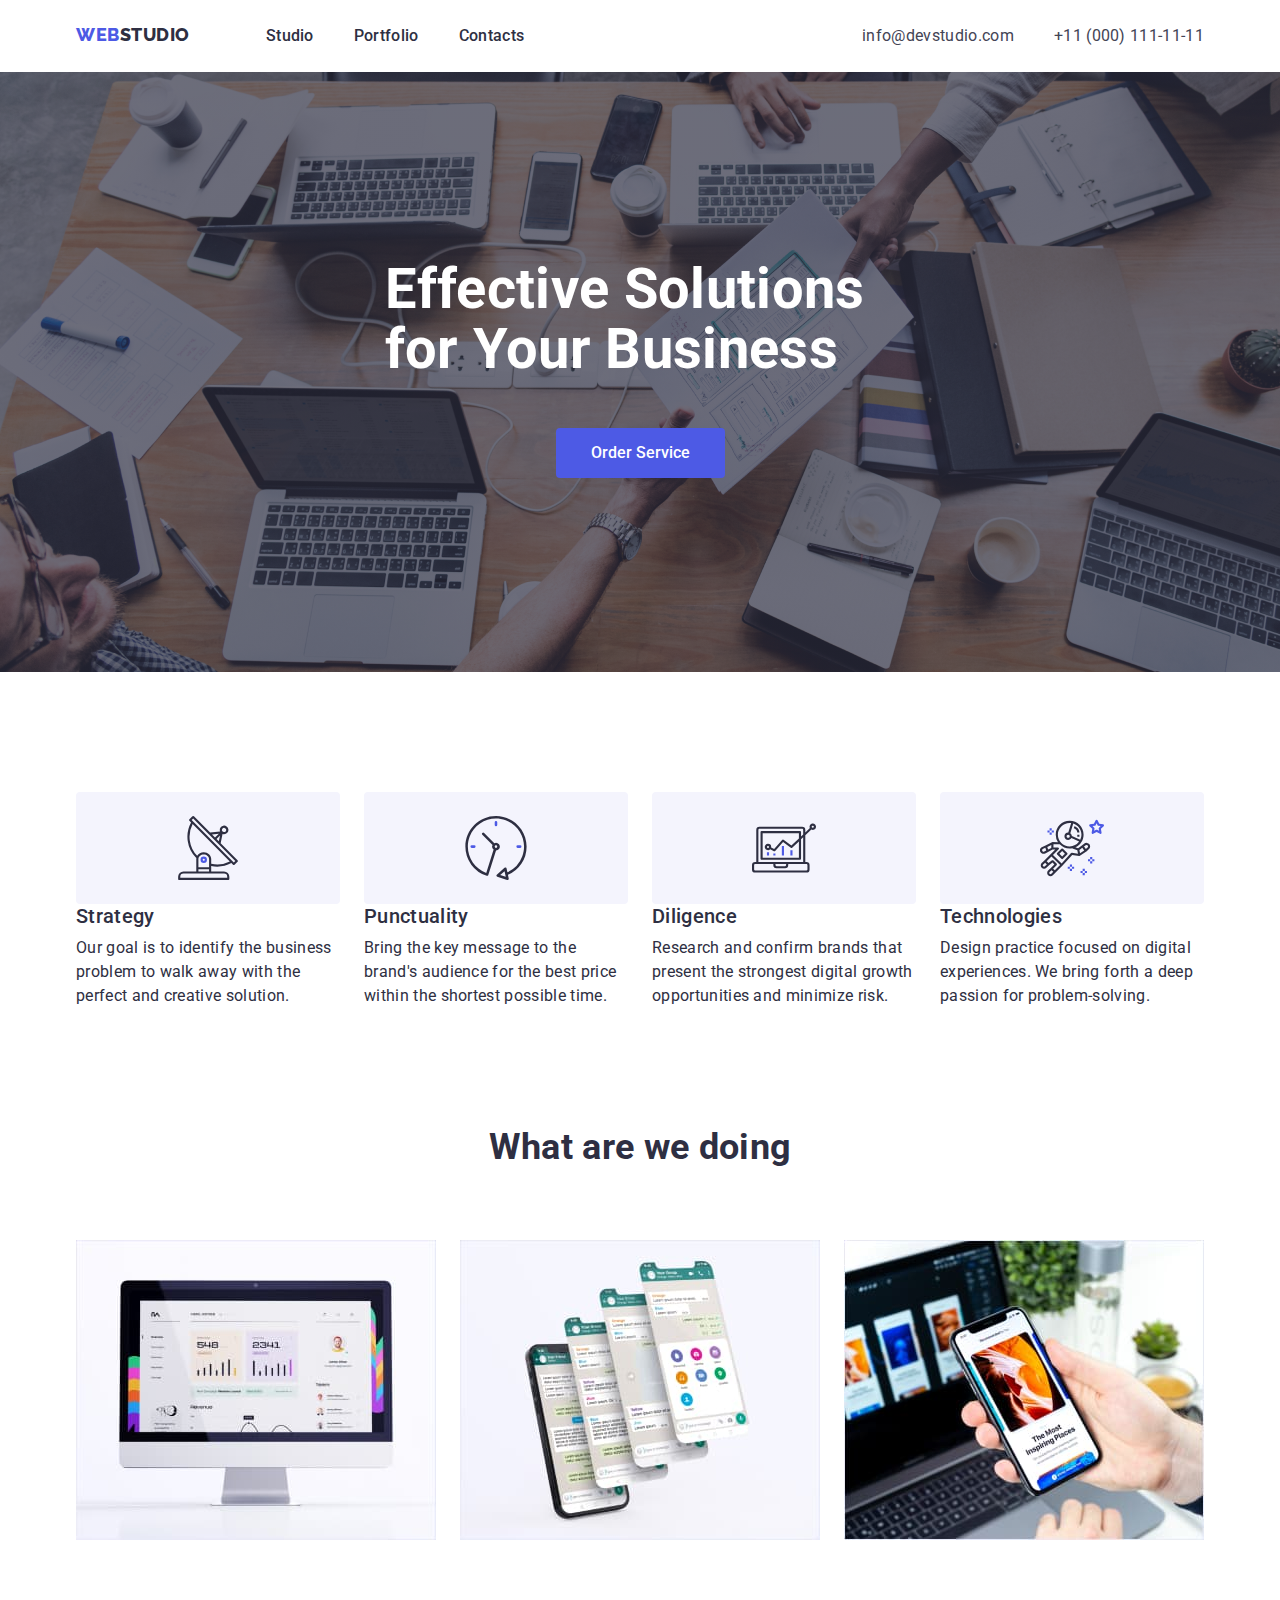
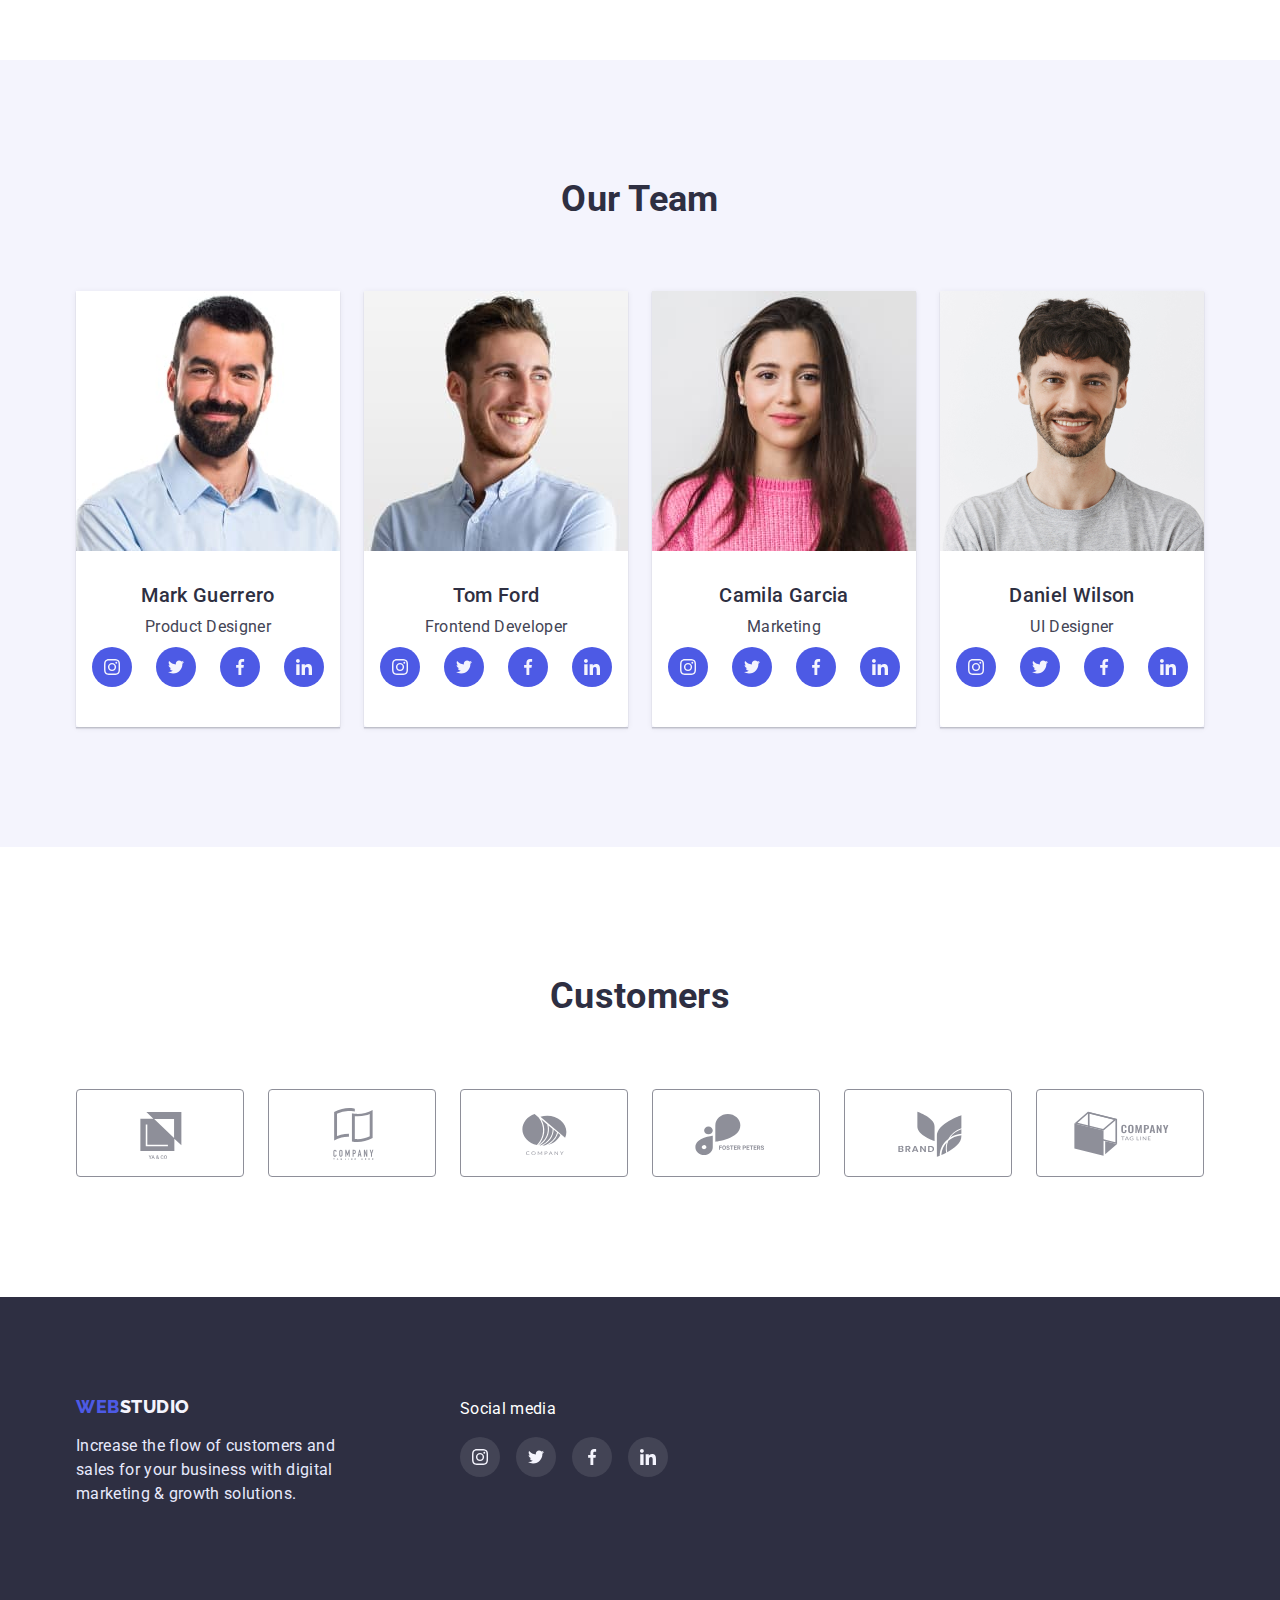
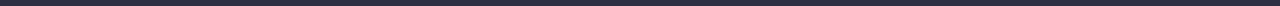
<file: index.html>
<!DOCTYPE html>
<html lang="en">
<head>
    <meta charset="UTF-8">
    <meta http-equiv="X-UA-Compatible" content="IE=edge">
    <meta name="viewport" content="width=device-width, initial-scale=1.0">
    <title>Document</title>
    <link rel="stylesheet" href="https://cdnjs.cloudflare.com/ajax/libs/modern-normalize/1.1.0/modern-normalize.min.css">
    <link rel="preconnect" href="https://fonts.googleapis.com">
    <link rel="preconnect" href="https://fonts.gstatic.com" crossorigin>
    <link href="https://fonts.googleapis.com/css2?family=Raleway:wght@800&family=Roboto:wght@400;500;700;900&display=swap" rel="stylesheet">
    <link rel="stylesheet" href="./css/styles.css">
</head>
<body>
    <header class="site-header">
      <div class="container navigation">
        <nav class="header-nav">
            <a class="link-web link" href="./index.html">Web<span class="logo-header">Studio</span></a>
            <ul class="nav-sec list">
                <li class="item"><a class="nav-item link" href="./index.html">Studio</a></li>
                <li class="item"><a class="nav-item link" href="./portfolio.html">Portfolio</a></li>
                <li class="item"><a class="nav-item link" href="">Contacts</a></li>
            </ul>
            </nav>
            <ul class="main-connection list">
                <li><a class="item-connection link" href="mailto:info@devstudio.com">info@devstudio.com</a></li>
                <li><a class="item-connection link" href="tel:+110001111111">+11 (000) 111-11-11</a></li>
            </ul>
    </div>
        
    </header>
    <main>
    <section class="section hero-section">
     <div class="container hero-section">   
        <h1 class="header-title">Effective Solutions for Your Business</h1>
        <button class="main-button hero-button" type="button">Order Service</button>
    </div>
    </section>
    <section class="section">
       
       <div class="container"> 
        <h2 class="list-header visually-hidden">about us</h2>
        <ul class="about-list list"> 
            <li class="about-item">
            <div class="box">
                <svg class="socials-icons" width="64px" height="64px">
                <use href="./images/icons/icons.svg#icon-antenna"></use>
               </svg>
            </div>
            <h3 class="item-header">Strategy</h3>
            <p class="about-us-description">Our goal is to identify the business
                problem to walk away with the perfect and creative solution. </p>
        </li>
        <li class="about-item">
            <div class="box">
                <svg class="socials-icons" width="64px" height="64px">
                    <use href="./images/icons/icons.svg#icon-clock"></use>
                   </svg>
            </div>
            <h3 class="item-header">Punctuality</h3>
            <p class="about-us-description">Bring the key message to the brand's audience for the best price within the shortest possible time.</p>
        </li>
        <li class="about-item">
            <div class="box"> 
                <svg class="socials-icons" width="64px" height="64px">
                <use href="./images/icons/icons.svg#icon-diagram"></use>
               </svg>
            </div>
            <h3 class="item-header">Diligence</h3>
            <p class="about-us-description">Research and confirm brands that present the strongest digital growth opportunities and minimize risk.</p>
        </li>
        <li class="about-item">
            <div class="box">
                <svg class="socials-icons" width="64px" height="64px">
                    <use href="./images/icons/icons.svg#icon-astronaut"></use>
                   </svg>
            </div>
            <h3 class="item-header">Technologies</h3>
            <p class="about-us-description">Design practice focused on digital experiences. We bring forth a deep passion for problem-solving.</p>
        </li></ul>
    </div>
    </section>
    <section class="section doing">
        <div class="container">
            <h2 class="list-header doing-header">What are we doing</h2>
        <ul class="doing-list list">
            <li class="doing-item"><img src="./images/wawd.jpg" alt="a computer"
                width="360"
                height="300"></li>
            <li class="doing-item"><img src="./images/wawd1.jpg" alt="phone with pictures"
                width="360"
                height="300"></li>
            <li class="doing-item"><img src="./images/wawd2.jpg" alt="phone on the background of a laptop"
                width="360"
                height="300"></li>
        </ul>
        </div>
    </section>
    <section class="section team">
       <div class="container">
        <h2 class="list-header our-team-header">Our Team</h2>
        <ul class="team-list list">
            <li class="team-item">
            <img class="team-img" src="./images/mark-guerrero.jpg" alt="Mark Guerrero"
                width="264"
                height="260">
            <div class="team-wrapper">
              <h3 class="item-header">Mark Guerrero</h3>
              <p class="team-description">Product Designer</p>
              <ul class="socials-list">
                <a class="socials-item"
               href="https://www.instagram.com/"
               aria-label="Instagram"
               target="_blank"
               rel="noreferrer noopener">
               <svg class="socials-icons" width="16px" height="16px">
                <use href="./images/icons/icons.svg#icon-instagram"></use>
               </svg>
               
              </a>
              <a class="socials-item"
              href="https://twitter.com/"
              aria-label="Twitter"
              target="_blank"
              rel="noreferrer noopener">
              <svg class="socials-icons" width="16px" height="16px">
                <use href="./images/icons/icons.svg#icon-twitter"></use>
               </svg>
              
              </a>  <a class="socials-item"
              href="https://www.facebook.com/"
              aria-label="Facebook"
              target="_blank"
              rel="noreferrer noopener">
              <svg class="socials-icons" width="16px" height="16px">
                <use href="./images/icons/icons.svg#icon-facebook"></use>
               </svg>
             
              </a>  <a class="socials-item"
              href="https://www.instagram.com/"
              aria-label="Linkedin"
              target="_blank"
              rel="noreferrer noopener">
              <svg class="socials-icons" width="16px" height="16px">
                <use href="./images/icons/icons.svg#icon-linkedin"></use>
               </svg>
            
              </a></ul>
            </div> </li>
            <li class="team-item">
            <img class="team-img" src="./images/tom-ford.jpg" alt="Tom Ford"
                width="264"
                height="260">
            <div class="team-wrapper">
              <h3 class="item-header">Tom Ford</h3>
              <p class="team-description">Frontend Developer</p>
            <ul class="socials-list">
              <a class="socials-item"
             href="https://www.instagram.com/"
             aria-label="Instagram"
             target="_blank"
             rel="noreferrer noopener">
             <svg class="socials-icons" width="16px" height="16px">
                <use href="./images/icons/icons.svg#icon-instagram"></use>
               </svg>
             
            </a>
            <a class="socials-item"
            href="hhttps://twitter.com/"
            aria-label="Twitter"
            target="_blank"
            rel="noreferrer noopener">
            <svg class="socials-icons" width="16px" height="16px">
                <use href="./images/icons/icons.svg#icon-twitter"></use>
               </svg>
            
            </a>  <a class="socials-item"
            href="https://www.facebook.com/"
            aria-label="Facebook"
            target="_blank"
            rel="noreferrer noopener">
            <svg class="socials-icons" width="16px" height="16px">
                <use href="./images/icons/icons.svg#icon-facebook"></use>
               </svg>
           
            </a>  <a class="socials-item"
            href="https://www.instagram.com/"
            aria-label="Linkedin"
            target="_blank"
            rel="noreferrer noopener">
            <svg class="socials-icons" width="16px" height="16px">
                <use href="./images/icons/icons.svg#icon-linkedin"></use>
               </svg>
          
            </a></ul>
            </div></li>
            <li class="team-item">
            <img class="team-img" src="./images/camila-garcia.jpg" alt="Camila Garcia"
                width="264"
                height="260">
            <div class="team-wrapper">
              <h3 class="item-header">Camila Garcia</h3>
              <p class="team-description">Marketing</p>
              <ul class="socials-list">
                <a class="socials-item"
               href="https://www.instagram.com/"
               aria-label="Instagram"
               target="_blank"
               rel="noreferrer noopener">
               <svg class="socials-icons" width="16px" height="16px">
                <use href="./images/icons/icons.svg#icon-instagram"></use>
               </svg>
               
              </a>
              <a class="socials-item"
              href="https://twitter.com/"
              aria-label="Twitter"
              target="_blank"
              rel="noreferrer noopener">
              <svg class="socials-icons" width="16px" height="16px">
                <use href="./images/icons/icons.svg#icon-twitter"></use>
               </svg>
              
              </a>  <a class="socials-item"
              href="https://www.facebook.com/"
              aria-label="Facebook"
              target="_blank"
              rel="noreferrer noopener">
              <svg class="socials-icons" width="16px" height="16px">
                <use href="./images/icons/icons.svg#icon-facebook"></use>
               </svg>
             
              </a>  <a class="socials-item"
              href="https://www.instagram.com/"
              aria-label="Linkedin"
              target="_blank"
              rel="noreferrer noopener">
              <svg class="socials-icons" width="16px" height="16px">
                <use href="./images/icons/icons.svg#icon-linkedin"></use>
               </svg>
            
              </a></ul>
            </div></li>
            <li class="team-item">
            <img class="team-img" src="./images/daniel-wilson.jpg" alt="Daniel Wilson"
                width="264"
                height="260">
           <div class="team-wrapper">
              <h3 class="item-header">Daniel Wilson</h3>
              <p class="team-description">UI Designer</p>
              <ul class="socials-list">
                <a class="socials-item"
               href="https://www.instagram.com/"
               aria-label="Instagram"
               target="_blank"
               rel="noreferrer noopener">
               <svg class="socials-icons" width="16px" height="16px">
                <use href="./images/icons/icons.svg#icon-instagram"></use>
               </svg>
               
               
              </a>
              <a class="socials-item"
              href="https://twitter.com/"
              aria-label="Twitter"
              target="_blank"
              rel="noreferrer noopener">
              <svg class="socials-icons" width="16px" height="16px">
                <use href="./images/icons/icons.svg#icon-twitter"></use>
               </svg>
              
              </a>  <a class="socials-item"
              href="https://www.facebook.com/"
              aria-label="Facebook"
              target="_blank"
              rel="noreferrer noopener">
              <svg class="socials-icons" width="16px" height="16px">
                <use href="./images/icons/icons.svg#icon-facebook"></use>
               </svg>
             
              </a>  <a class="socials-item"
              href="https://www.instagram.com/"
              aria-label="Linkedin"
              target="_blank"
              rel="noreferrer noopener">
              <svg class="socials-icons" width="16px" height="16px">
                <use href="./images/icons/icons.svg#icon-linkedin"></use>
               </svg>
            
              </a></ul>
           </div></li>

        </ul>
       </div>
    </section>
    <section>
        <div class="container customers">
            <h2 class="list-header">Customers</h2>
        <ul class="customers-list list">
        <li>
            <a class="customers-link" href=""
            aria-label=""
            target="_blank"
            rel="noreferrer noopener">
            <svg class="brend-icons" width="104px" height="56px">
                <use href="./images/icons/icons.svg#icon-logo-one"></use>
               </svg>

        </a></li>
        <li>
            <a class="customers-link" href=""
            aria-label=""
            target="_blank"
            rel="noreferrer noopener">
            <svg class="brend-icons" width="104px" height="56px">
                <use href="./images/icons/icons.svg#icon-logo-two"></use>
               </svg>

        </a></li>
        <li>
            <a class="customers-link" href=""
            aria-label=""
            target="_blank"
            rel="noreferrer noopener">
            <svg class="brend-icons" width="104px" height="56px">
                <use href="./images/icons/icons.svg#icon-logo-three"></use>
               </svg>

        </a></li>
        <li>
            <a class="customers-link" href=""
            aria-label=""
            target="_blank"
            rel="noreferrer noopener">
            <svg class="brend-icons" width="104px" height="56px">
                <use href="./images/icons/icons.svg#icon-logo-four"></use>
               </svg>

        </a></li>
        <li>
            <a class="customers-link" href=""
            aria-label=""
            target="_blank"
            rel="noreferrer noopener">
            <svg class="brend-icons" width="104px" height="56px">
                <use href="./images/icons/icons.svg#icon-logo-five"></use>
               </svg>

        </a></li>
        <li>
            <a class="customers-link" href=""
            aria-label=""
            target="_blank"
            rel="noreferrer noopener">
            <svg class="brend-icons" width="104px" height="56px">
                <use href="./images/icons/icons.svg#icon-logo-six"></use>
               </svg>

        </a></li>
    </ul>
        </div>
    </section>
</main>
    <footer class="section main-footer">
       <div class="container">
        <div class="footer">
            <a class="footer-link link-web link" href="">Web<span class="logo-footer">Studio</span></a>
            <p class="footer-description">Increase the flow of customers and sales for your business with digital marketing & growth solutions.</p>
        </div>
        <div class="social"><p class="social-titel-footer">Social media</p>
        <ul class="socials-list">
           <li class="list box"><a class="socials-link"
           href="https://www.instagram.com/"
           aria-label="Instagram"
           target="_blank"
           rel="noreferrer noopener">
           <svg class="socials-icons" width="16px" height="16px">
            <use href="./images/icons/icons.svg#icon-instagram"></use>
           </svg>
    
          </a>
          </li> 
          <li class="list box"><a class="socials-link"
          href="https://twitter.com/"
          aria-label="Twitter"
          target="_blank"
          rel="noreferrer noopener">
          <svg class="socials-icons" width="16px" height="16px">
            <use href="./images/icons/icons.svg#icon-twitter"></use>
           </svg>
          
          </a>
          </li>
          <li class="list box"> <a class="socials-link"
          href="https://www.facebook.com/"
          aria-label="Facebook"
          target="_blank"
          rel="noreferrer noopener">
          <svg class="socials-icons" width="16px" height="16px">
            <use href="./images/icons/icons.svg#icon-facebook"></use>
           </svg>
         
          </a>
          </li> 
           <li class="list box"><a class="socials-link"
          href="https://www.instagram.com/"
          aria-label="Linkedin"
          target="_blank"
          rel="noreferrer noopener">
          <svg class="socials-icons" width="16px" height="16px">
            <use href="./images/icons/icons.svg#icon-linkedin"></use>
           </svg>
        
          </a></li></ul>
        </div>
    
    </div>
    </footer>
</body>
</html>
</file>
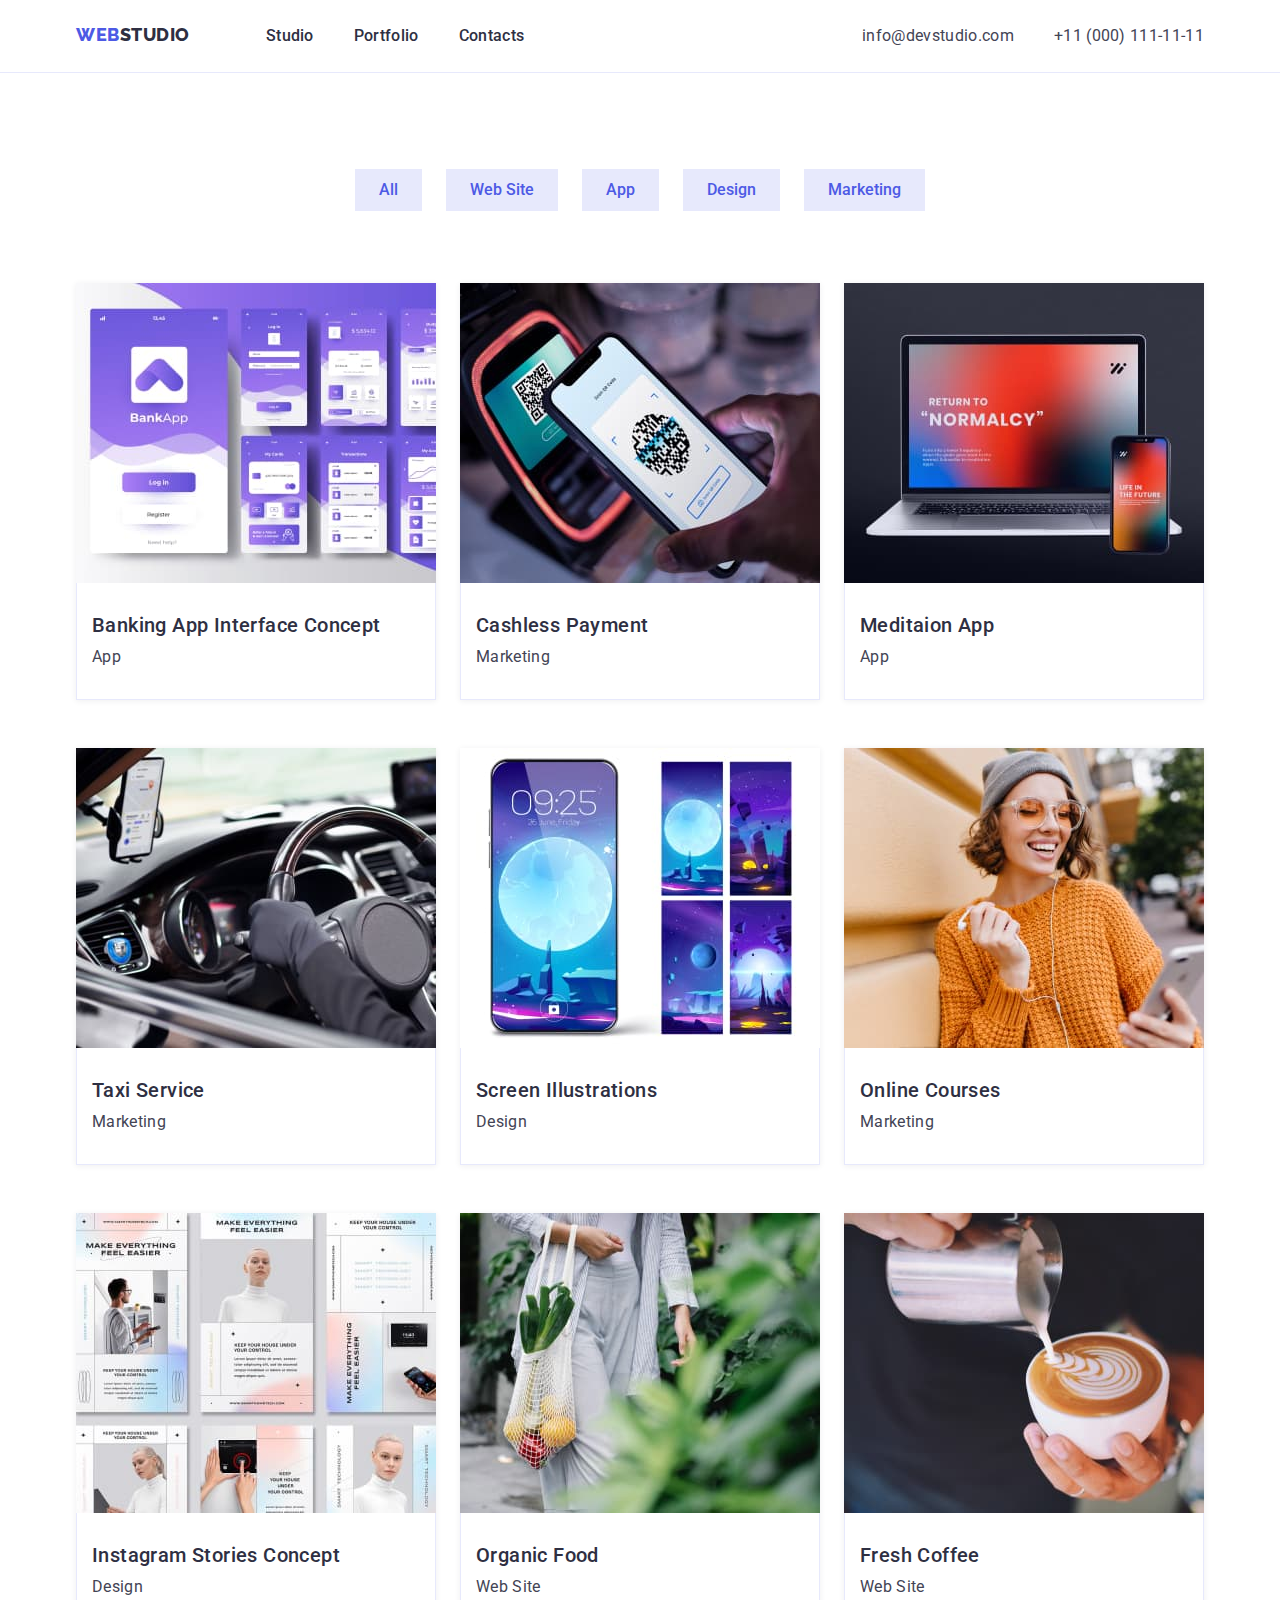
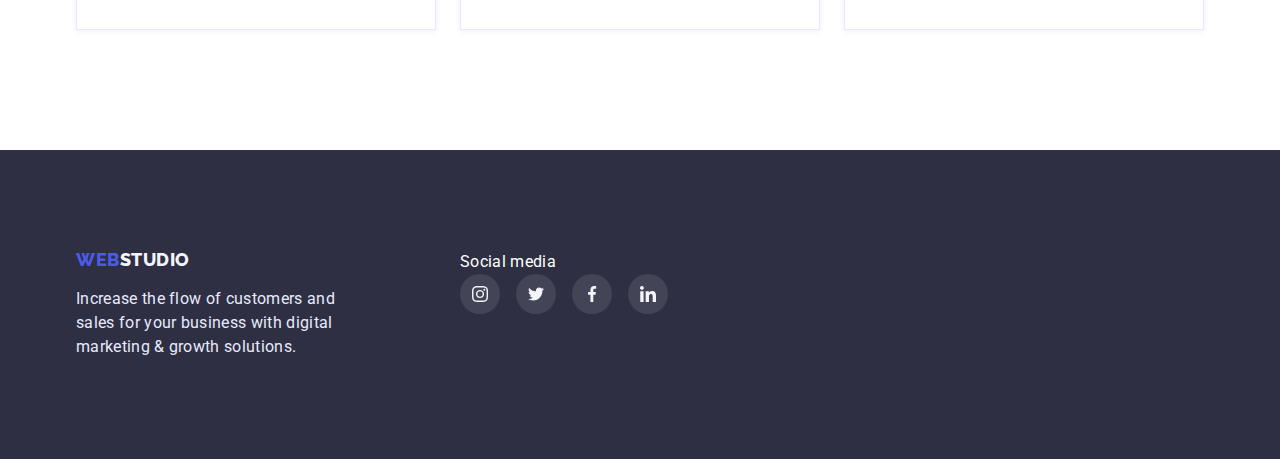
<file: portfolio.html>
<!DOCTYPE html>
<html lang="en">
<head>
    <meta charset="UTF-8">
    <meta http-equiv="X-UA-Compatible" content="IE=edge">
    <meta name="viewport" content="width=device-width, initial-scale=1.0">
    <title>Document</title>
    <link rel="stylesheet" href="https://cdnjs.cloudflare.com/ajax/libs/modern-normalize/1.1.0/modern-normalize.min.css">
    <link rel="preconnect" href="https://fonts.googleapis.com">
    <link rel="preconnect" href="https://fonts.gstatic.com" crossorigin>
    <link href="https://fonts.googleapis.com/css2?family=Raleway:wght@800&family=Roboto:wght@400;500;700;900&display=swap" rel="stylesheet">
    <link rel="stylesheet" href="./css/styles.css">
</head>
<body>
    <header class="site-header portfolio-header">
        <div class="container navigation">
          <nav class="header-nav">
              <a class="link-web link" href="./index.html">Web<span class="logo-header">Studio</span></a>
              <ul class="nav-sec list">
                  <li class="item"><a class="nav-item link" href="./index.html">Studio</a></li>
                  <li class="item"><a class="nav-item link" href="./portfolio.html">Portfolio</a></li>
                  <li class="item"><a class="nav-item link" href="">Contacts</a></li>
              </ul>
              </nav>
              <ul class="main-connection list">
                  <li><a class="item-connection link" href="mailto:info@devstudio.com">info@devstudio.com</a></li>
                  <li><a class="item-connection link" href="tel:+110001111111">+11 (000) 111-11-11</a></li>
              </ul>
      </div>
          
      </header>
      <main>
       <section class="portfolio-section">
    <div class="container"> 
    <h1 class="visually-hidden">Portfolio</h1>
    <ul class="main-navigation-portfolio list">
        <li>
            <button class="main-button item-button" type="button">All</button>
        </li>
        <li>
             <button class="main-button item-button" type="button">Web Site</button>
        </li>
        <li>
            <button class="main-button item-button" type="button">App</button>
        </li>
        <li>
             <button class="main-button item-button" type="button">Design</button>
        </li>
        <li>
             <button class="main-button item-button" type="button">Marketing</button>
        </li>
     </ul>
        
     <ul class="main-gallery list">
        <li class="item-gallery">
            <a  class="link-gallery link" href="">
                <img src="./images/portfolio/img-lt.jpg" alt="Banking App"
                width="360">
                <div class="gallery-wrapper">
                <h2 class="item-portfolio">Banking App Interface Concept</h2>
                <p class="description-photo">App</p>
                </div>
            </a>
           
        </li>
        <li class="item-gallery">
           <a  class="link-gallery link" href="">
            <img src="./images/portfolio/img-ct.jpg" alt="Cashless Payment"
            width="360">
            <div class="gallery-wrapper">
            <h2 class="item-portfolio">Cashless Payment</h2>
            <p class="description-photo">Marketing</p>
            </div>
           </a>
            
        </li>
        <li class="item-gallery">
           <a class="link-gallery link" href="">
            <img src="./images/portfolio/img-rt.jpg" alt="Meditaion App"
            width="360">
           <div class="gallery-wrapper"> 
            <h2 class="item-portfolio">Meditaion App</h2>
            <p class="description-photo">App</p>
        </div>
           </a>
            
        </li>
        <li class="item-gallery">
           <a  class="link-gallery link" href="">
            <img src="./images/portfolio/img-lc.jpg" alt="Taxi"
            width="360">
           <div class="gallery-wrapper">
            <h2 class="item-portfolio">Taxi Service</h2>
            <p class="description-photo">Marketing</p>
           </div>
           </a>
            
        </li>
        <li class="item-gallery">
           <a  class="link-gallery link" href="">
            <img src="./images/portfolio/img-cc.jpg" alt="Screen Illustrations"
            width="360">
            <div class="gallery-wrapper">
            <h2 class="item-portfolio">Screen Illustrations</h2>
            <p class="description-photo">Design</p>
            </div>
           </a>
            
        </li>
        <li class="item-gallery">
            <a  class="link-gallery link" href="">
             <img src="./images/portfolio/img-rc.jpg" alt="Online Courses"
             width="360">
             <div class="gallery-wrapper">
             <h2 class="item-portfolio">Online Courses</h2>
             <p class="description-photo">Marketing</p>
             </div>
            </a>
            
        </li>
        <li class="item-gallery">
            <a  class="link-gallery link" href="">
            <img src="./images/portfolio/img-lb.jpg" alt="Instagram Stories"
            width="360">
            <div class="gallery-wrapper">
            <h2 class="item-portfolio">Instagram Stories Concept</h2>
            <p class="description-photo">Design</p>
            </div>
            </a>
            
        </li>
        <li class="item-gallery">
            <a  class="link-gallery link" href="">
            <img src="./images/portfolio/img-cb.jpg" alt="Organic Food"
            width="360">
            <div class="gallery-wrapper">
            <h2 class="item-portfolio">Organic Food</h2>
            <p class="description-photo">Web Site</p>
            </div>
            </a>
            
        </li>
        <li class="item-gallery">
           <a class="link-gallery link" href="">
            <img src="./images/portfolio/img-rb.jpg" alt="Fresh Coffee"
            width="360">
            <div class="gallery-wrapper">
            <h2 class="item-portfolio">Fresh Coffee</h2>
            <p class="description-photo">Web Site</p>
            </div>
           </a>
        
        </li>
     </ul>
    </div>
        </section>

      </main>
      <footer class="section main-footer">
        <div class="container">
         <div class="footer">
             <a class="footer-link link-web link" href="">Web<span class="logo-footer">Studio</span></a>
             <p class="footer-description">Increase the flow of customers and sales for your business with digital marketing & growth solutions.</p>
         </div>
         <div class="social"><p>Social media</p>
         <ul class="socials-list">
            <li class="list box"><a class="socials-link"
            href="https://www.instagram.com/"
            aria-label="Instagram"
            target="_blank"
            rel="noreferrer noopener">
            <svg class="socials-icons" width="16px" height="16px">
             <use href="./images/icons/icons.svg#icon-instagram"></use>
            </svg>
     
           </a>
           </li> 
           <li class="list box"><a class="socials-link"
           href="https://twitter.com/"
           aria-label="Twitter"
           target="_blank"
           rel="noreferrer noopener">
           <svg class="socials-icons" width="16px" height="16px">
             <use href="./images/icons/icons.svg#icon-twitter"></use>
            </svg>
           
           </a>
           </li>
           <li class="list box"> <a class="socials-link"
           href="https://www.facebook.com/"
           aria-label="Facebook"
           target="_blank"
           rel="noreferrer noopener">
           <svg class="socials-icons" width="16px" height="16px">
             <use href="./images/icons/icons.svg#icon-facebook"></use>
            </svg>
          
           </a>
           </li> 
            <li class="list box"><a class="socials-link"
           href="https://www.instagram.com/"
           aria-label="Linkedin"
           target="_blank"
           rel="noreferrer noopener">
           <svg class="socials-icons" width="16px" height="16px">
             <use href="./images/icons/icons.svg#icon-linkedin"></use>
            </svg>
         
           </a></li></ul>
         </div>
     
     </div>
     </footer>
</body>
</html>
</file>
<file: css/styles.css>
/* цвет лого хедер 1. #4D5AE5 2. #2E2F42*/
/* основной цвет #2E2F42 */
/* цвет лого футер 1. #4D5AE5 2.  #F4F4FD */
/* цвет связь #434455 */
/* цвет под фото #434455 */
/* цвет список про нас #434455 */
/* цвет герои Н1 #FFFFFF */
/* цвет кнопка герои #FFFFFF фон #4D5AE5 */
/* футер Р #E7E9FC */
/* Background sectoin hero #2E2F42 */


/* Body */
html{
    box-sizing: border-box;
}
*,
*::before,
*::after{
    box-sizing: inherit;
}

:root{
    --logo-blue:#4D5AE5;
    --light-black:#434455;
    --white: #FFFFFF;
    --main-black:#2E2F42;
    --gray:#E7E9FC;
}

body{
    
    font-family: 'Roboto', sans-serif;
    color: var(--main-black);
    font-size: 16px;
    line-height: 1.5;
    font-weight: 400;
    letter-spacing: 0.02em;
    
    
}
.link{
    text-decoration: none;
    display: block;
}
    
.list{
    list-style: none;
}


h1,
h2,
h3,
h4,
h5,
h6,
p,
ul
{margin: 0;
padding: 0;}

img{
    display: block;
    width: 100%;
    height: auto;
}

.list-header{
    font-size: 36px;
    line-height: 1.1;
    font-weight: 700;

}
.our-team-header{
    text-align: center;
    margin-bottom: 72px;
}

.container{
    width: 1158px;
    padding-left: 15px;
    padding-right: 15px;
    margin-left: auto;
    margin-right: auto;
}
.section{
    padding-top: 120px;
    padding-bottom: 120px; 
}



.visually-hidden {
    position: absolute;
    width: 1px;
    height: 1px;
    margin: -1px;
    border: 0;
    padding: 0;
    white-space: nowrap;
    clip-path: inset(100%);
    clip: rect(0 0 0 0);
    overflow: hidden;
  }


/* header */
.header-nav{
    display: flex;
    justify-content: flex-start;
    align-items: baseline;
}

.nav-sec{
    
    font-weight: 500;
    display: flex;
}

.site-header .main-connection{
    display: flex;
    margin-left: auto;
}
.navigation{
    display: flex;
    align-items: center;
}
.item-connection:hover,
.item-connection:focus{
    color: var(--logo-blue);
}

.nav-item:hover,
.nav-item:focus{
    color: var(--logo-blue);
}
.nav-item{
    color: var(--main-black);
    
   
    padding-top: 24px;
    padding-bottom: 24px;
}
.item-connection{
    color: var(--light-black);
}


.nav-sec{
    gap: 40px;
}

.main-connection{
    gap: 40px;
}

/* logo */
.link-web{
    color: var(--logo-blue);
    font-family: 'Raleway', sans-serif;
    font-size: 18px;
    font-weight: 800;
    letter-spacing: 0.03em;
    text-transform: uppercase;
    margin-right: 76px;
    
}
.logo-header{
    color: var(--main-black);
    
    
}
.logo-footer{
    color: #F4F4FD;
    
}
/* hero */
.portfolio-section{
    padding-top: 96px;
    padding-bottom: 120px;
}


.section.hero-section{
    
    background-color: var(--main-black);
    padding: 188px 0;
    background-image: linear-gradient(to right, rgba(46, 47, 66, 0.7), rgba(46, 47, 66, 0.7)), url(../images/people-office.jpg );
    background-repeat: no-repeat;
    background-size: cover;
    max-width: 1440px;
    height: 600px;
    margin-left: auto;
    margin-right: auto;

}

.header-title{
    color: var(--white);
    
    font-size: 56px;
    line-height: 1.07;
    font-weight: 700;
    width: 511px;

    margin-bottom: 48px;
    margin-left: auto;
    margin-right: auto;
    
}


/* button */
.main-button {
    font-weight: 500;
    cursor: pointer;
    border: none;
    font-family: 'Roboto', sans-serif;
    font-size: 16px;
    display: inline-block;
    text-align: center;
    
    
   
}
.hero-button{
    color: var(--white);
    background-color: var(--logo-blue);
    padding: 16px 32px;
    border-radius: 4px;
    min-width: 169px;
    display: block;
    margin-left: auto;
    margin-right: auto;
}
.hero-button:hover,
.hero-button:focus{
    background-color: #404BBF;

}

.item-button{
    color: #4D5AE5;
    background-color: var(--gray);
    padding: 12px 24px;
    
    
}
.item-button:hover,
.item-button:focus{
    color: var(--white);
    background-color: var(--logo-blue);
    box-shadow: 0px 1px 6px rgba(46, 47, 66, 0.08), 0px 1px 1px rgba(46, 47, 66, 0.16), 0px 2px 1px rgba(46, 47, 66, 0.08);
}

/* doing */

.doing {
    padding-top: 0;
}

.doing-list{
    display: flex;
    gap: 24px;
}
.doing-item{
    flex-basis: calc((100% - (24px * 2)) / 3);
}


.doing-header{
    margin-bottom: 72px;
    text-align: center;
}


/* about us */
.about-item .box{
    display: flex;
    justify-content: center;
    align-items: center;
}
.about-list .box{
    width: 264px;
    height: 112px;
    background-color: #F4F4FD;
    border-radius: 4px;
}
.about-list{
    display: flex;
    gap: 24px;
}

.about-item{
    flex-basis: calc((100% - (24px * 2)) / 3);
}

.item-header{
    font-size: 20px;
    font-weight: 500;
    line-height: 1.2;
    margin-bottom: 8px;
}

.about-us.description{
    color: var(--light-black);
}


/* team */
.team-list{
    display: flex;
    gap: 24px;
}
.team{
    background-color: #F4F4FD;
}
.team-item{
    flex-basis: calc((100% - (24px * 3)) / 4);
    box-shadow: 0px 1px 6px rgba(46, 47, 66, 0.08), 0px 1px 1px rgba(46, 47, 66, 0.16), 0px 2px 1px rgba(46, 47, 66, 0.08);
}
.team-item:hover{
    box-shadow: 0px 1px 6px rgba(46, 47, 66, 0.08), 0px 1px 1px rgba(46, 47, 66, 0.16), 0px 2px 1px rgba(46, 47, 66, 0.08);
}
.team-wrapper{
    width: 264px;
    height: auto;
    text-align: center;
    padding-top: 32px;
    padding-bottom: 32px;
    background-color: #ffffff;
    border-radius: 0px 0px 4px 4px;
    
}
.team-description{
    color: var(--light-black);
}

.team .list-header{
    margin-left: 0;
    margin-right: 0;
}

.socials-list{
    display: flex;
    justify-content: center;
    gap: 24px;
    padding: 8px 16px;
}
.socials-link{
    display: flex;
    justify-content: center;
    align-items: center;
    gap: 24px;
    width: 40px;
    height: 40px;
}


.socials-item{
    display: flex;
    width: 40px;
    height: 40px;
    background-color: var(--logo-blue);
    border-radius: 50%;
    justify-content: center;
    align-items: center; 
}

.socials-icons{
    fill: #F4F4FD;
}
/* footer */
.main-footer{
    background-color: var(--main-black);
}

.main-footer{
    padding: 100px 0;
}

.footer-description{
    color: var(--gray);
    width: 264px;
}
.footer-link{
    line-height: 1.16;
    font-weight: 800;
    letter-spacing: 0.03em;
    margin-bottom: 16px;
   
}
/* portfolio */
.portfolio-header{
    border-bottom: 1px solid #E7E9FC;;
}

.description-photo{
    color: var(--light-black);
    font-weight: 400;
    font-size: 16px;
    line-height: 24px;
    letter-spacing: 0.02em;
}


.link-gallery{
    color: var(--main-black);
    box-shadow: 0px 1px 6px rgba(46, 47, 66, 0.08);
    
}
.link-gallery:hover{
    box-shadow: 0px 1px 6px rgba(46, 47, 66, 0.08), 0px 1px 1px rgba(46, 47, 66, 0.16), 0px 2px 1px rgba(46, 47, 66, 0.08);
}
.main-navigation-portfolio{
    display: flex;
    justify-content: center;
    align-items: center;
    margin-bottom: 72px;
    gap: 24px;
}
.main-gallery{
    display: flex;
    flex-wrap: wrap;
    gap: 48px 24px;
}
.item-gallery{
    flex-basis: calc((100% - (24px * 2)) / 3);
    
}
.item-portfolio{
    font-weight: 500;
    font-size: 20px;
    letter-spacing: 0.02em;
    line-height: 24px;
    margin-bottom: 8px;
}

.gallery-wrapper{
    
    padding: 30px 15px ;
    border: 1px solid #E7E9FC;
    border-top: none;
}

.customers{
    padding-top: 130px;
    padding-bottom: 120px;
}
.customers .list-header{
    display: flex;
    align-items: center;
    justify-content: center;
    
    margin-bottom: 72px;
}
.customers-list{
    display: flex;
    gap: 24px;
    
}


/* .box-item:hover,
.box-item:focus {
    border-color: #404BBF;
} */


/* .box-item{
    display: flex;
    align-items: center;
    justify-content: center;
    gap: 24px;
    border: 1px solid #8E8F99;
    border-radius: 4px;
    width: 168px;
    height: 88px;

} */
.customers-link{
   
    display: flex;
    align-items: center;
    justify-content: center;
    /* gap: 24px; */
    border: 1px solid #8E8F99;
    border-radius: 4px;
    width: 168px;
    height: 88px;    
    color:#8E8F99;
}
.brend-icons{
    fill:currentColor;
}
.customers-link:hover,
.customers-link:focus{
    border-color: #404BBF;
}
.customers-link:hover > .brend-icons,
.customers-link:focus > .brend-icons{
    fill: #404BBF;
    
}

.social{
    color: #ffffff;
    margin-left: 120px;
}
.main-footer .container{
    display: flex;
}
.social .socials-list{
    gap: 16px;
    display: flex;
    padding: 0;
}
.social-titel-footer{
    margin-bottom: 16px;
}

.box .socials-link{
    background: rgba(255, 255, 255, 0.1);;
    border-radius: 50%;
}
.box .socials-link:hover,
.box .socials-link:focus{
    background: #31D0AA;
}

/* fill="#f4f4fd" */
</file>
